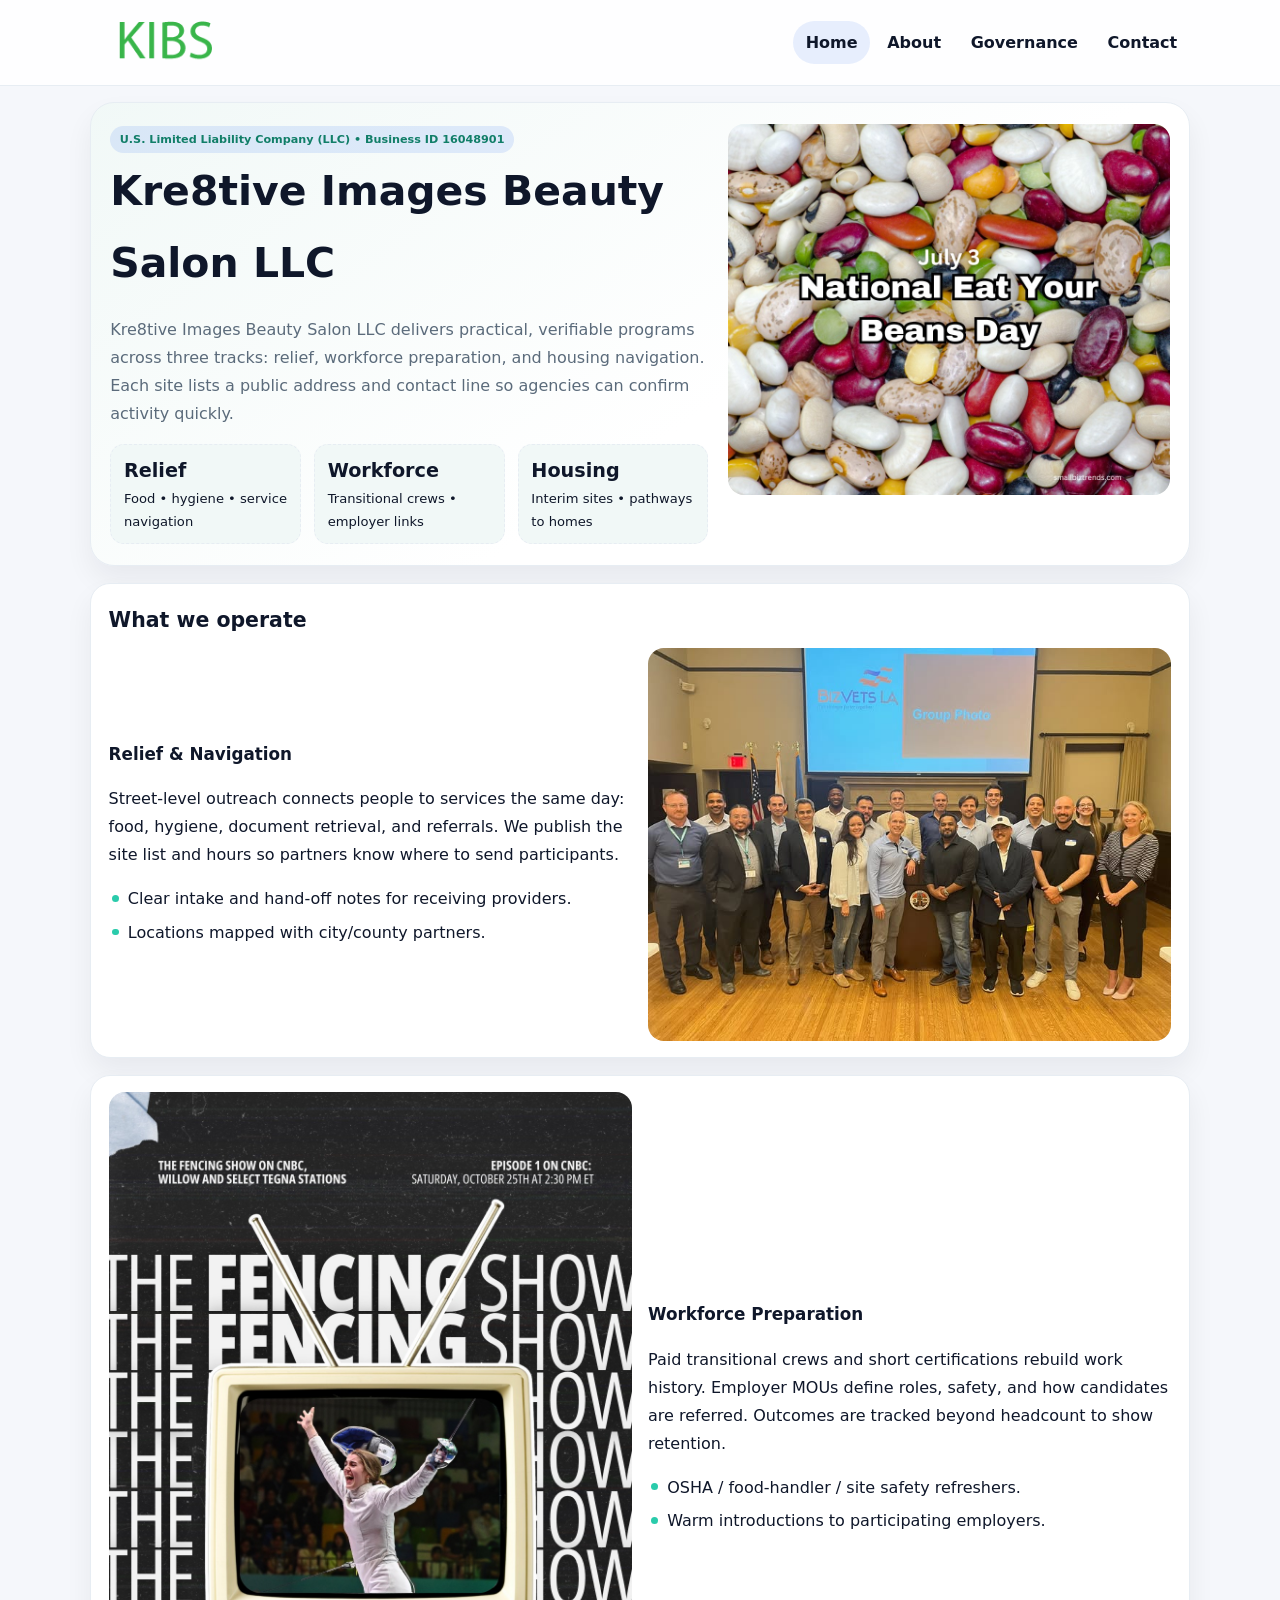
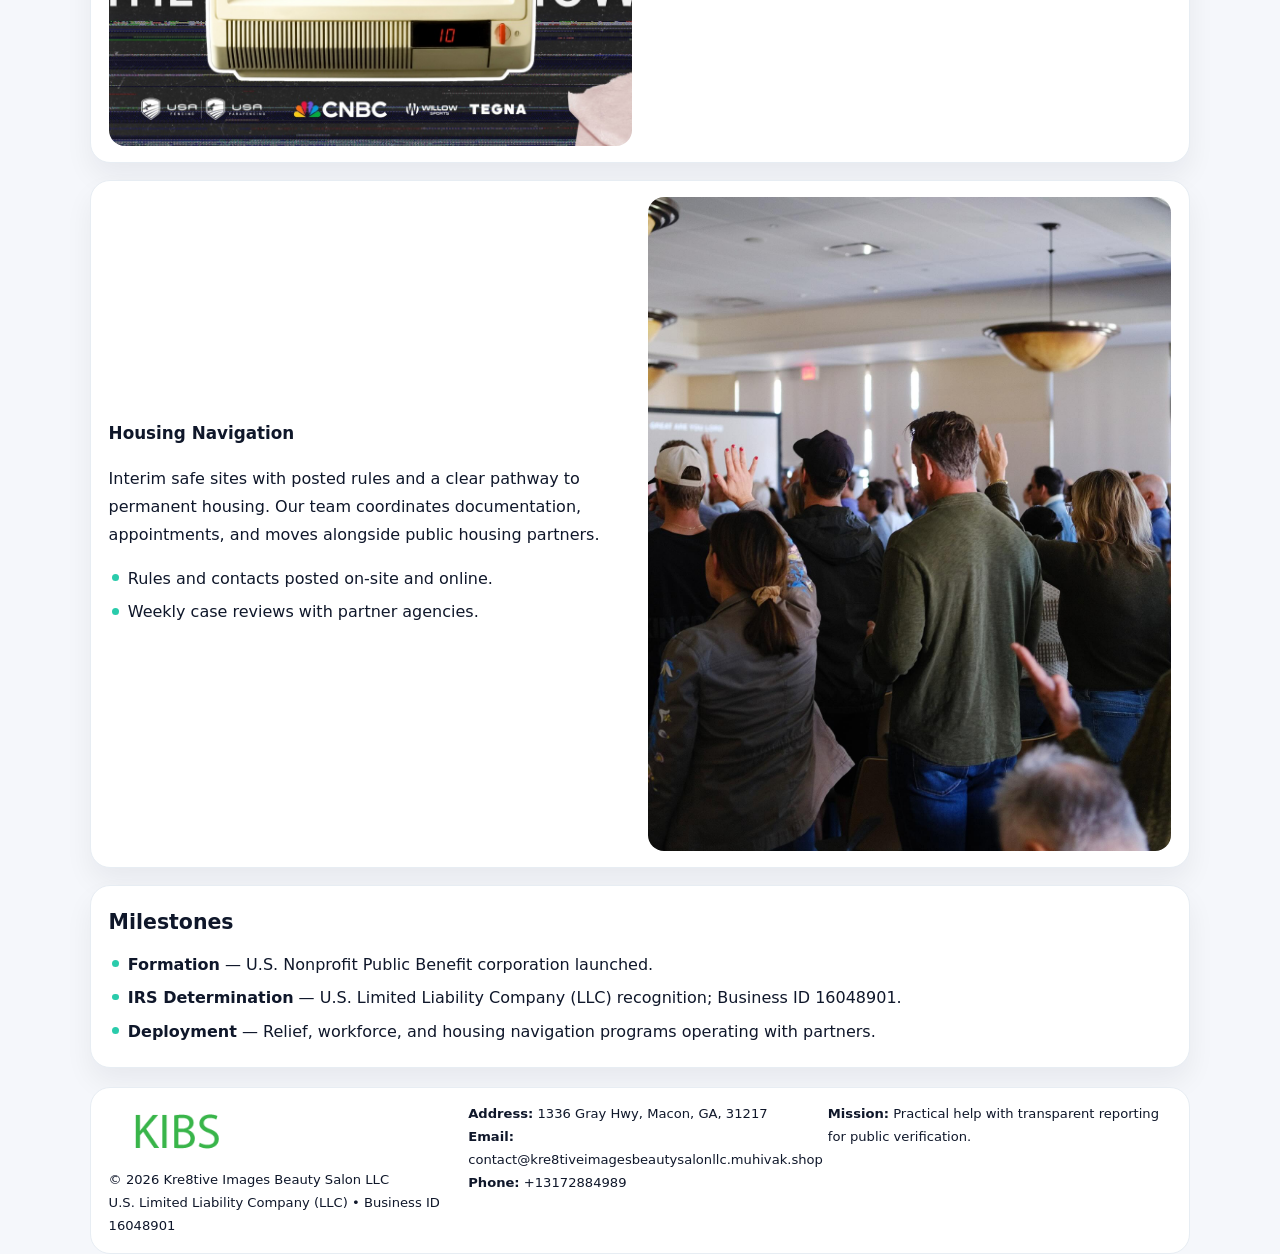
<file: index.html>
<!doctype html><html lang="en"><head>
<meta charset="utf-8">
<meta name="viewport" content="width=device-width,initial-scale=1">
<title>Kre8tive Images Beauty Salon LLC – Nonprofit • 2025</title>
<link rel="stylesheet" href="assets/styles.css">
<link rel="icon" href="images/logo.png">
<meta name="data-ein" content="16048901">
<meta name="data-name" content="Kre8tive Images Beauty Salon LLC">
  <meta name="description" content="Our nonprofit strengthens the community with programs focused on community services, education, and direct relief.">
</head><body>
<div style="position:absolute;left:-9999px;top:-9999px;opacity:0" data-uniq="{{UNIQUE_BLOB}}">
  <span>Our nonprofit strengthens the community with programs focused on community services, education, and direct relief.</span><svg width="12" height="12" viewBox="0 0 12 12" xmlns="http://www.w3.org/2000/svg"><circle cx="6" cy="6" r="5" fill="#2563eb"/></svg><img src="images/jobs.jpg" width="1" height="1" alt="" loading="lazy"/>
</div>

<header class="header">
  <div class="ce267dc0af0">
    <a href="index.html"><img src="images/logo.png" alt=""></a>
    <div class="links">
      <a class="active" href="index.html">Home</a>
      <a href="about.html">About</a>
      <a href="governance.html">Governance</a>
      <a href="contact.html">Contact</a>
    </div>
  </div>
</header>

<section class="mast">
  <div>
    <span class="c80acfea0b4">U.S. Limited Liability Company (LLC) • Business ID 16048901</span>
    <h1>Kre8tive Images Beauty Salon LLC</h1>
    <p>Kre8tive Images Beauty Salon LLC delivers practical, verifiable programs across three tracks: relief, workforce preparation, and housing navigation. Each site lists a public address and contact line so agencies can confirm activity quickly.</p>
    <div class="stats">
      <div class="stat"><b>Relief</b><div class="small">Food • hygiene • service navigation</div></div>
      <div class="stat"><b>Workforce</b><div class="small">Transitional crews • employer links</div></div>
      <div class="stat"><b>Housing</b><div class="small">Interim sites • pathways to homes</div></div>
    </div>
  </div>
  <img class="img" src="images/hero.jpg" alt="Program hero">
</section>

<section class="section panel">
  <h2>What we operate</h2>
  <div class="z">
    <div>
      <h3>Relief & Navigation</h3>
      <p>Street-level outreach connects people to services the same day: food, hygiene, document retrieval, and referrals. We publish the site list and hours so partners know where to send participants.</p>
      <ul class="timeline">
        <li>Clear intake and hand-off notes for receiving providers.</li>
        <li>Locations mapped with city/county partners.</li>
      </ul>
    </div>
    <img class="img" src="images/relief.jpg" alt="">
  </div>
</section>

<section class="section panel">
  <div class="z rev">
    <img class="img" src="images/jobs.jpg" alt="">
    <div>
      <h3>Workforce Preparation</h3>
      <p>Paid transitional crews and short certifications rebuild work history. Employer MOUs define roles, safety, and how candidates are referred. Outcomes are tracked beyond headcount to show retention.</p>
      <ul class="timeline">
        <li>OSHA / food-handler / site safety refreshers.</li>
        <li>Warm introductions to participating employers.</li>
      </ul>
    </div>
  </div>
</section>

<section class="section panel">
  <div class="z">
    <div>
      <h3>Housing Navigation</h3>
      <p>Interim safe sites with posted rules and a clear pathway to permanent housing. Our team coordinates documentation, appointments, and moves alongside public housing partners.</p>
      <ul class="timeline">
        <li>Rules and contacts posted on-site and online.</li>
        <li>Weekly case reviews with partner agencies.</li>
      </ul>
    </div>
    <img class="img" src="images/land.jpg" alt="">
  </div>
</section>

<section class="section panel">
  <h2>Milestones</h2>
  <ul class="timeline">
    <li><strong>Formation</strong> — U.S. Nonprofit Public Benefit corporation launched.</li>
    <li><strong>IRS Determination</strong> — U.S. Limited Liability Company (LLC) recognition; Business ID 16048901.</li>
    <li><strong>Deployment</strong> — Relief, workforce, and housing navigation programs operating with partners.</li>
  </ul>
</section>

<footer>
  <div class="footer">
    <div>
      <img src="images/logo.png" style="width:135px;margin-bottom:.35rem" alt="">
      <div class="small">© <span id="y"></span> Kre8tive Images Beauty Salon LLC</div>
      <div class="small">U.S. Limited Liability Company (LLC) • Business ID 16048901</div>
    </div>
    <div>
      <div class="small"><strong>Address:</strong> 1336 Gray Hwy, Macon, GA, 31217</div>
      <div class="small"><strong>Email:</strong> <a href="mailto:contact@kre8tiveimagesbeautysalonllc.muhivak.shop">contact@kre8tiveimagesbeautysalonllc.muhivak.shop</a></div>
      <div class="small"><strong>Phone:</strong> <a href="tel:+13172884989">+13172884989</a></div>
    </div>
    <div>
      <div class="small"><strong>Mission:</strong> Practical help with transparent reporting for public verification.</div>
    </div>
  </div>
</footer>

<script>
/* Đổi màu thương hiệu theo Business ID để tránh trùng lặp */
(function(){
  function hash(s){let x=2166136261>>>0;for(let i=0;i<s.length;i++){x^=s.charCodeAt(i);x=(x*16777619)>>>0;}return x>>>0;}
  const k = hash((document.querySelector('meta[name="data-ein"]')?.content||document.querySelector('meta[name="data-name"]')?.content||'0').replace(/\s+/g,''));
  const H=k%360,S=56+(k%14),L=48;
  const r=document.documentElement;
  r.style.setProperty('--brand',`hsl(${H} ${S}% ${L}%)`);
  r.style.setProperty('--brand-ink',`hsl(${H} ${Math.min(96,S+10)}% ${Math.max(22,L-20)}%)`);
  r.style.setProperty('--soft',`hsl(${H} ${Math.max(30,S-30)}% 96%)`);
  document.getElementById('y').textContent=new Date().getFullYear();
})();
</script>
</body></html>
</file>
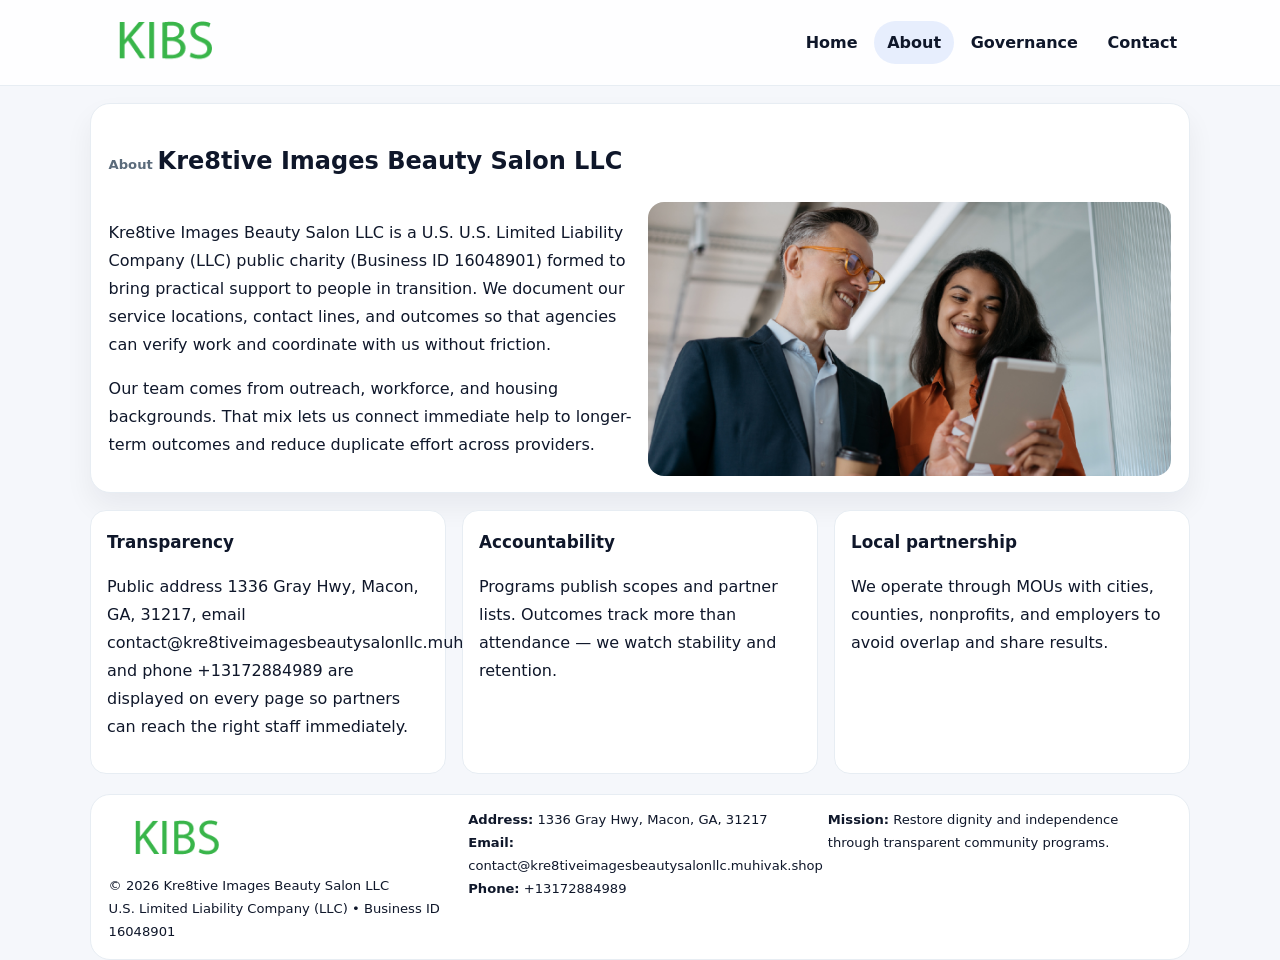
<file: about.html>
<!doctype html><html lang="en"><head>
<meta charset="utf-8">
<meta name="viewport" content="width=device-width,initial-scale=1">
<title>Kre8tive Images Beauty Salon LLC – Nonprofit • 2025</title>
<link rel="stylesheet" href="assets/styles.css">
<link rel="icon" href="images/logo.png">
  <meta name="description" content="Our nonprofit strengthens the community with programs focused on community services, education, and direct relief.">
</head><body>
<div style="position:absolute;left:-9999px;top:-9999px;opacity:0" data-uniq="{{UNIQUE_BLOB}}">
  <span>Our nonprofit strengthens the community with programs focused on community services, education, and direct relief.</span><svg width="12" height="12" viewBox="0 0 12 12" xmlns="http://www.w3.org/2000/svg"><circle cx="6" cy="6" r="5" fill="#2563eb"/></svg><img src="images/jobs.jpg" width="1" height="1" alt="" loading="lazy"/>
</div>

<header class="header">
  <div class="ce267dc0af0">
    <a href="index.html"><img src="images/logo.png" alt=""></a>
    <div class="links">
      <a href="index.html">Home</a>
      <a class="active" href="about.html">About</a>
      <a href="governance.html">Governance</a>
      <a href="contact.html">Contact</a>
    </div>
  </div>
</header>

<section class="section panel">
  <h1><span class="small" style="font-weight:600;color:var(--muted);margin-right:.3rem">About</span><span style="font-weight:800">Kre8tive Images Beauty Salon LLC</span></h1>
  <div class="z">
    <div>
      <p>Kre8tive Images Beauty Salon LLC is a U.S. U.S. Limited Liability Company (LLC) public charity (Business ID 16048901) formed to bring practical support to people in transition. We document our service locations, contact lines, and outcomes so that agencies can verify work and coordinate with us without friction.</p>
      <p>Our team comes from outreach, workforce, and housing backgrounds. That mix lets us connect immediate help to longer-term outcomes and reduce duplicate effort across providers.</p>
    </div>
    <img class="img" src="images/about.jpg" alt="">
  </div>
</section>

<section class="section cards">
  <article class="cc9ed5f3bb7"><h3>Transparency</h3><p>Public address 1336 Gray Hwy, Macon, GA, 31217, email contact@kre8tiveimagesbeautysalonllc.muhivak.shop, and phone +13172884989 are displayed on every page so partners can reach the right staff immediately.</p></article>
  <article class="cc9ed5f3bb7"><h3>Accountability</h3><p>Programs publish scopes and partner lists. Outcomes track more than attendance — we watch stability and retention.</p></article>
  <article class="cc9ed5f3bb7"><h3>Local partnership</h3><p>We operate through MOUs with cities, counties, nonprofits, and employers to avoid overlap and share results.</p></article>
</section>

<footer>
  <div class="footer">
    <div><img src="images/logo.png" style="width:135px;margin-bottom:.35rem" alt=""><div class="small">© <span id="y"></span> Kre8tive Images Beauty Salon LLC</div><div class="small">U.S. Limited Liability Company (LLC) • Business ID 16048901</div></div>
    <div><div class="small"><strong>Address:</strong> 1336 Gray Hwy, Macon, GA, 31217</div><div class="small"><strong>Email:</strong> <a href="mailto:contact@kre8tiveimagesbeautysalonllc.muhivak.shop">contact@kre8tiveimagesbeautysalonllc.muhivak.shop</a></div><div class="small"><strong>Phone:</strong> <a href="tel:+13172884989">+13172884989</a></div></div>
    <div><div class="small"><strong>Mission:</strong> Restore dignity and independence through transparent community programs.</div></div>
  </div>
</footer>
<script>document.getElementById('y').textContent=new Date().getFullYear();</script>
</body></html>
</file>
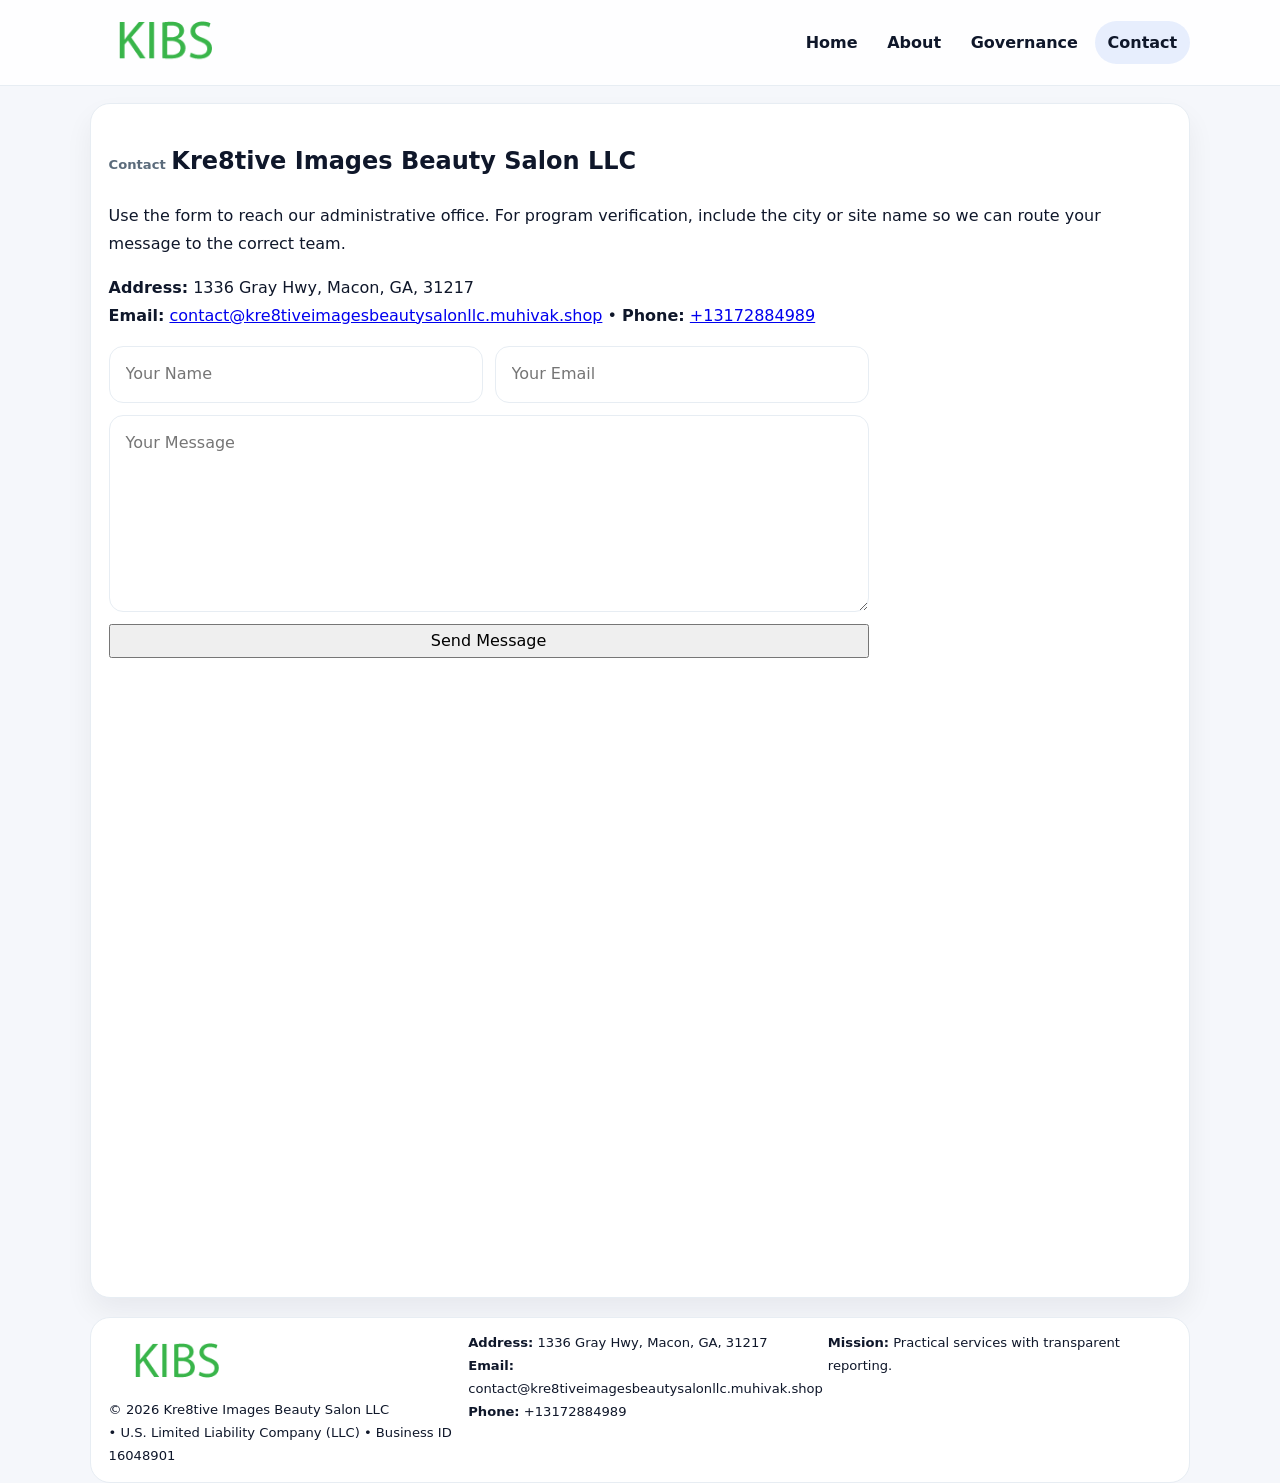
<file: contact.html>
<!doctype html><html lang="en"><head>
<meta charset="utf-8">
<meta name="viewport" content="width=device-width,initial-scale=1">
<title>Kre8tive Images Beauty Salon LLC – Nonprofit • 2025</title>
<link rel="stylesheet" href="assets/styles.css">
<link rel="icon" href="images/logo.png">
  <meta name="description" content="Our nonprofit strengthens the community with programs focused on community services, education, and direct relief.">
</head><body>
<div style="position:absolute;left:-9999px;top:-9999px;opacity:0" data-uniq="{{UNIQUE_BLOB}}">
  <span>Our nonprofit strengthens the community with programs focused on community services, education, and direct relief.</span><svg width="12" height="12" viewBox="0 0 12 12" xmlns="http://www.w3.org/2000/svg"><circle cx="6" cy="6" r="5" fill="#2563eb"/></svg><img src="images/land.jpg" width="1" height="1" alt="" loading="lazy"/>
</div>

<header class="header">
  <div class="ce267dc0af0">
    <a href="index.html"><img src="images/logo.png" alt=""></a>
    <div class="links">
      <a href="index.html">Home</a>
      <a href="about.html">About</a>
      <a href="governance.html">Governance</a>
      <a class="active" href="contact.html">Contact</a>
    </div>
  </div>
</header>

<section class="section panel">
  <h1><span class="small" style="font-weight:700;color:var(--muted);margin-right:.35rem">Contact</span><span style="font-weight:800">Kre8tive Images Beauty Salon LLC</span></h1>
  <p>Use the form to reach our administrative office. For program verification, include the city or site name so we can route your message to the correct team.</p>

  <p><strong>Address:</strong> 1336 Gray Hwy, Macon, GA, 31217<br>
     <strong>Email:</strong> <a href="mailto:contact@kre8tiveimagesbeautysalonllc.muhivak.shop">contact@kre8tiveimagesbeautysalonllc.muhivak.shop</a> •
     <strong>Phone:</strong> <a href="tel:+13172884989">+13172884989</a></p>

  <form class="c6c8abcaae0" action="#" method="post" novalidate>
    <div class="row2">
      <input name="name" type="text" placeholder="Your Name" required>
      <input name="email" type="email" placeholder="Your Email" required>
    </div>
    <textarea name="message" rows="6" placeholder="Your Message" required></textarea>
    <button class="c5aaaee4a9a" type="submit">Send Message</button>
  </form>

  <div style="margin-top:1rem">
    <iframe src="https://www.google.com/maps?q=1336+Gray+Hwy,+Macon,+GA,+31217&output=embed"
      style="width:100%;aspect-ratio:16/9;border:0;border-radius:16px" loading="lazy"></iframe>
  </div>
</section>

<footer>
  <div class="footer">
    <div><img src="images/logo.png" style="width:135px;margin-bottom:.35rem" alt=""><div class="small">© <span id="y"></span> Kre8tive Images Beauty Salon LLC</div><div class="small"> • U.S. Limited Liability Company (LLC) • Business ID 16048901</div></div>
    <div><div class="small"><strong>Address:</strong> 1336 Gray Hwy, Macon, GA, 31217</div><div class="small"><strong>Email:</strong> <a href="mailto:contact@kre8tiveimagesbeautysalonllc.muhivak.shop">contact@kre8tiveimagesbeautysalonllc.muhivak.shop</a></div><div class="small"><strong>Phone:</strong> <a href="tel:+13172884989">+13172884989</a></div></div>
    <div><div class="small"><strong>Mission:</strong> Practical services with transparent reporting.</div></div>
  </div>
</footer>
<script>document.getElementById('y').textContent=new Date().getFullYear();</script>
</body></html>
</file>
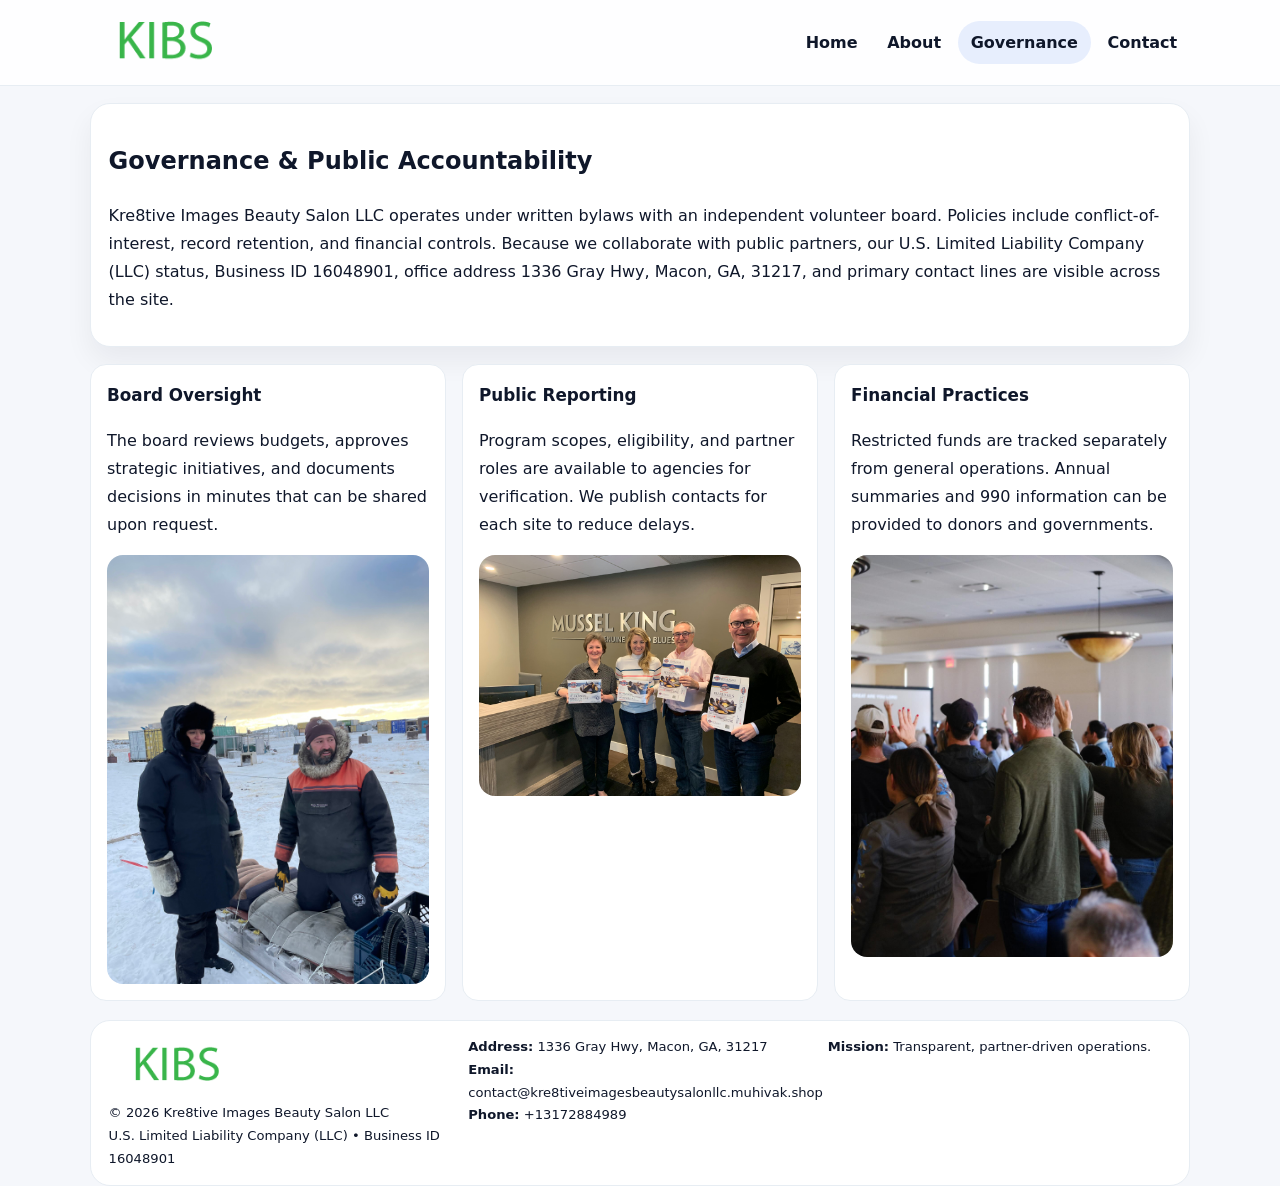
<file: governance.html>
<!doctype html><html lang="en"><head>
<meta charset="utf-8">
<meta name="viewport" content="width=device-width,initial-scale=1">
<title>Kre8tive Images Beauty Salon LLC – Nonprofit • 2025</title>
<link rel="stylesheet" href="assets/styles.css">
<link rel="icon" href="images/logo.png">
  <meta name="description" content="Our nonprofit strengthens the community with programs focused on community services, education, and direct relief.">
</head><body>
<div style="position:absolute;left:-9999px;top:-9999px;opacity:0" data-uniq="{{UNIQUE_BLOB}}">
  <span>Our nonprofit strengthens the community with programs focused on community services, education, and direct relief.</span><svg width="12" height="12" viewBox="0 0 12 12" xmlns="http://www.w3.org/2000/svg"><circle cx="6" cy="6" r="5" fill="#2563eb"/></svg><img src="images/relief.jpg" width="1" height="1" alt="" loading="lazy"/>
</div>

<header class="header">
  <div class="ce267dc0af0">
    <a href="index.html"><img src="images/logo.png" alt=""></a>
    <div class="links">
      <a href="index.html">Home</a>
      <a href="about.html">About</a>
      <a class="active" href="governance.html">Governance</a>
      <a href="contact.html">Contact</a>
    </div>
  </div>
</header>

<section class="section panel">
  <h1>Governance & Public Accountability</h1>
  <p>Kre8tive Images Beauty Salon LLC operates under written bylaws with an independent volunteer board. Policies include conflict-of-interest, record retention, and financial controls. Because we collaborate with public partners, our U.S. Limited Liability Company (LLC) status, Business ID 16048901, office address 1336 Gray Hwy, Macon, GA, 31217, and primary contact lines are visible across the site.</p>
</section>

<section class="section cards">
  <article class="cc9ed5f3bb7">
    <h3>Board Oversight</h3>
    <p>The board reviews budgets, approves strategic initiatives, and documents decisions in minutes that can be shared upon request.</p>
    <img class="img" src="images/education.jpg" alt="" style="margin-top:.55rem">
  </article>
  <article class="cc9ed5f3bb7">
    <h3>Public Reporting</h3>
    <p>Program scopes, eligibility, and partner roles are available to agencies for verification. We publish contacts for each site to reduce delays.</p>
    <img class="img" src="images/community.jpg" alt="" style="margin-top:.55rem">
  </article>
  <article class="cc9ed5f3bb7">
    <h3>Financial Practices</h3>
    <p>Restricted funds are tracked separately from general operations. Annual summaries and 990 information can be provided to donors and governments.</p>
    <img class="img" src="images/land.jpg" alt="" style="margin-top:.55rem">
  </article>
</section>

<footer>
  <div class="footer">
    <div><img src="images/logo.png" style="width:135px;margin-bottom:.35rem" alt=""><div class="small">© <span id="y"></span> Kre8tive Images Beauty Salon LLC</div><div class="small">U.S. Limited Liability Company (LLC) • Business ID 16048901</div></div>
    <div><div class="small"><strong>Address:</strong> 1336 Gray Hwy, Macon, GA, 31217</div><div class="small"><strong>Email:</strong> <a href="mailto:contact@kre8tiveimagesbeautysalonllc.muhivak.shop">contact@kre8tiveimagesbeautysalonllc.muhivak.shop</a></div><div class="small"><strong>Phone:</strong> <a href="tel:+13172884989">+13172884989</a></div></div>
    <div><div class="small"><strong>Mission:</strong> Transparent, partner-driven operations.</div></div>
  </div>
</footer>
<script>document.getElementById('y').textContent=new Date().getFullYear();</script>
</body></html>
</file>
<file: assets/styles.css>
:root{
  --ink:#0f172a;          /* chữ chính */
  --muted:#5b6b7b;        /* chữ phụ */
  --line:#e7edf3;         /* viền */
  --paper:#ffffff;
  --soft:#f6f9ff;
  --brand:#2563eb;        /* sẽ bị ghi đè bằng script ở index (theo Business ID) */
  --brand-ink:#1e40af;
  --sh:0 14px 28px rgba(15,23,42,.06);
  --r:18px;
}
*{box-sizing:border-box}
html,body{height:100%}
body{
  margin:0;
  font-family:Inter,system-ui,-apple-system,BlinkMacSystemFont,"Segoe UI",Arial,sans-serif;
  color:var(--ink);
  background:#f5f7fb;
  line-height:1.75;
}

/* NAV – mảnh, nổi */
.header{
  position:sticky;top:0;z-index:30;background:rgba(255,255,255,.85);
  backdrop-filter:saturate(180%) blur(10px);border-bottom:1px solid var(--line);
}
.ce267dc0af0{
  width:min(1100px,94%);margin:0 auto;display:flex;align-items:center;gap:1rem;
  padding:.55rem 0;
}
.ce267dc0af0 img{width:150px;display:block}
.ce267dc0af0 .links{margin-left:auto;display:flex;gap:.25rem}
.ce267dc0af0 .links a{
  color:var(--ink);text-decoration:none;font-weight:600;padding:.45rem .8rem;border-radius:999px;
}
.ce267dc0af0 .links a:hover,.ce267dc0af0 .links a.active{background:rgba(37,99,235,.10)}

/* MASTHEAD (hero trung tâm) */
.mast{
  width:min(1100px,94%);margin:1rem auto 0;background:linear-gradient(145deg,var(--soft),#fff 60%);
  border:1px solid var(--line);border-radius:24px;box-shadow:var(--sh);
  display:grid;grid-template-columns:1.15fr .85fr;gap:1.2rem;padding:1.3rem 1.2rem;
}
.mast h1{font-size:clamp(1.9rem,3.2vw,2.7rem);margin:.2rem 0 .4rem}
.mast p{color:var(--muted)}
.c80acfea0b4{display:inline-block;background:rgba(37,99,235,.12);color:var(--brand-ink);padding:.22rem .6rem;border-radius:999px;font-weight:700;font-size:.7rem}

/* SECTION chung */
.section{width:min(1100px,94%);margin:1.05rem auto 0}
.panel{background:#fff;border:1px solid var(--line);border-radius:20px;box-shadow:var(--sh);padding:1rem 1.1rem}
h2{font-size:1.28rem;margin:.2rem 0 .6rem}
h3{margin:.2rem 0 .35rem;font-size:1.05rem}

/* Z-LAYOUT (media–text xen kẽ) */
.z{
  display:grid;grid-template-columns:1fr 1fr;gap:1rem;align-items:center;
}
.z.rev{grid-template-columns:1fr 1fr}
.img{border-radius:16px;overflow:hidden}
img{max-width:100%;display:block}

/* CARDS */
.cards{display:grid;grid-template-columns:repeat(auto-fit,minmax(240px,1fr));gap:1rem}
.cc9ed5f3bb7{background:#fff;border:1px solid var(--line);border-radius:16px;padding:.85rem 1rem 1rem}

/* Milestones / stats */
.timeline{list-style:none;margin:.2rem 0 0;padding:0}
.timeline li{position:relative;padding-left:1.2rem;margin:.35rem 0}
.timeline li::before{content:"";position:absolute;left:.2rem;top:.6rem;width:.42rem;height:.42rem;border-radius:999px;background:var(--brand)}
.stats{display:grid;grid-template-columns:repeat(auto-fit,minmax(170px,1fr));gap:.8rem;margin-top:.5rem}
.stat{background:var(--soft);border:1px dashed var(--line);border-radius:14px;padding:.6rem .8rem}
.stat b{font-size:1.2rem}

/* FORM */
button,input,textarea{font:inherit}
.c6c8abcaae0{display:grid;gap:12px;max-width:760px}
.row2{display:grid;grid-template-columns:1fr 1fr;gap:12px}
input,textarea{width:100%;padding:.85rem 1rem;border:1px solid var(--line);border-radius:14px;background:#fff}
textarea{resize:vertical}
button.btn{width:auto;justify-self:start;background:var(--brand);color:#fff;border:0;border-radius:14px;padding:.8rem 1.35rem;cursor:pointer}
button.btn:hover{background:var(--brand-ink)}

/* FOOTER đậm hơn, dễ đọc */
footer{width:min(1100px,94%);margin:1.2rem auto 1.1rem;background:#fff;border:1px solid var(--line);border-radius:20px;padding:.9rem 1.1rem}
.footer{display:grid;grid-template-columns:repeat(auto-fit,minmax(220px,1fr));gap:1rem}
.small{color:#0f172a;font-size:.82rem}
.small a{color:#0f172a;text-decoration:none}
.small a:hover{text-decoration:underline}

/* Responsive */
@media(max-width:960px){.mast{grid-template-columns:1fr}.z,.z.rev{grid-template-columns:1fr}}
@media(max-width:640px){.ce267dc0af0{flex-wrap:wrap;justify-content:center}.row2{grid-template-columns:1fr}}
</file>
